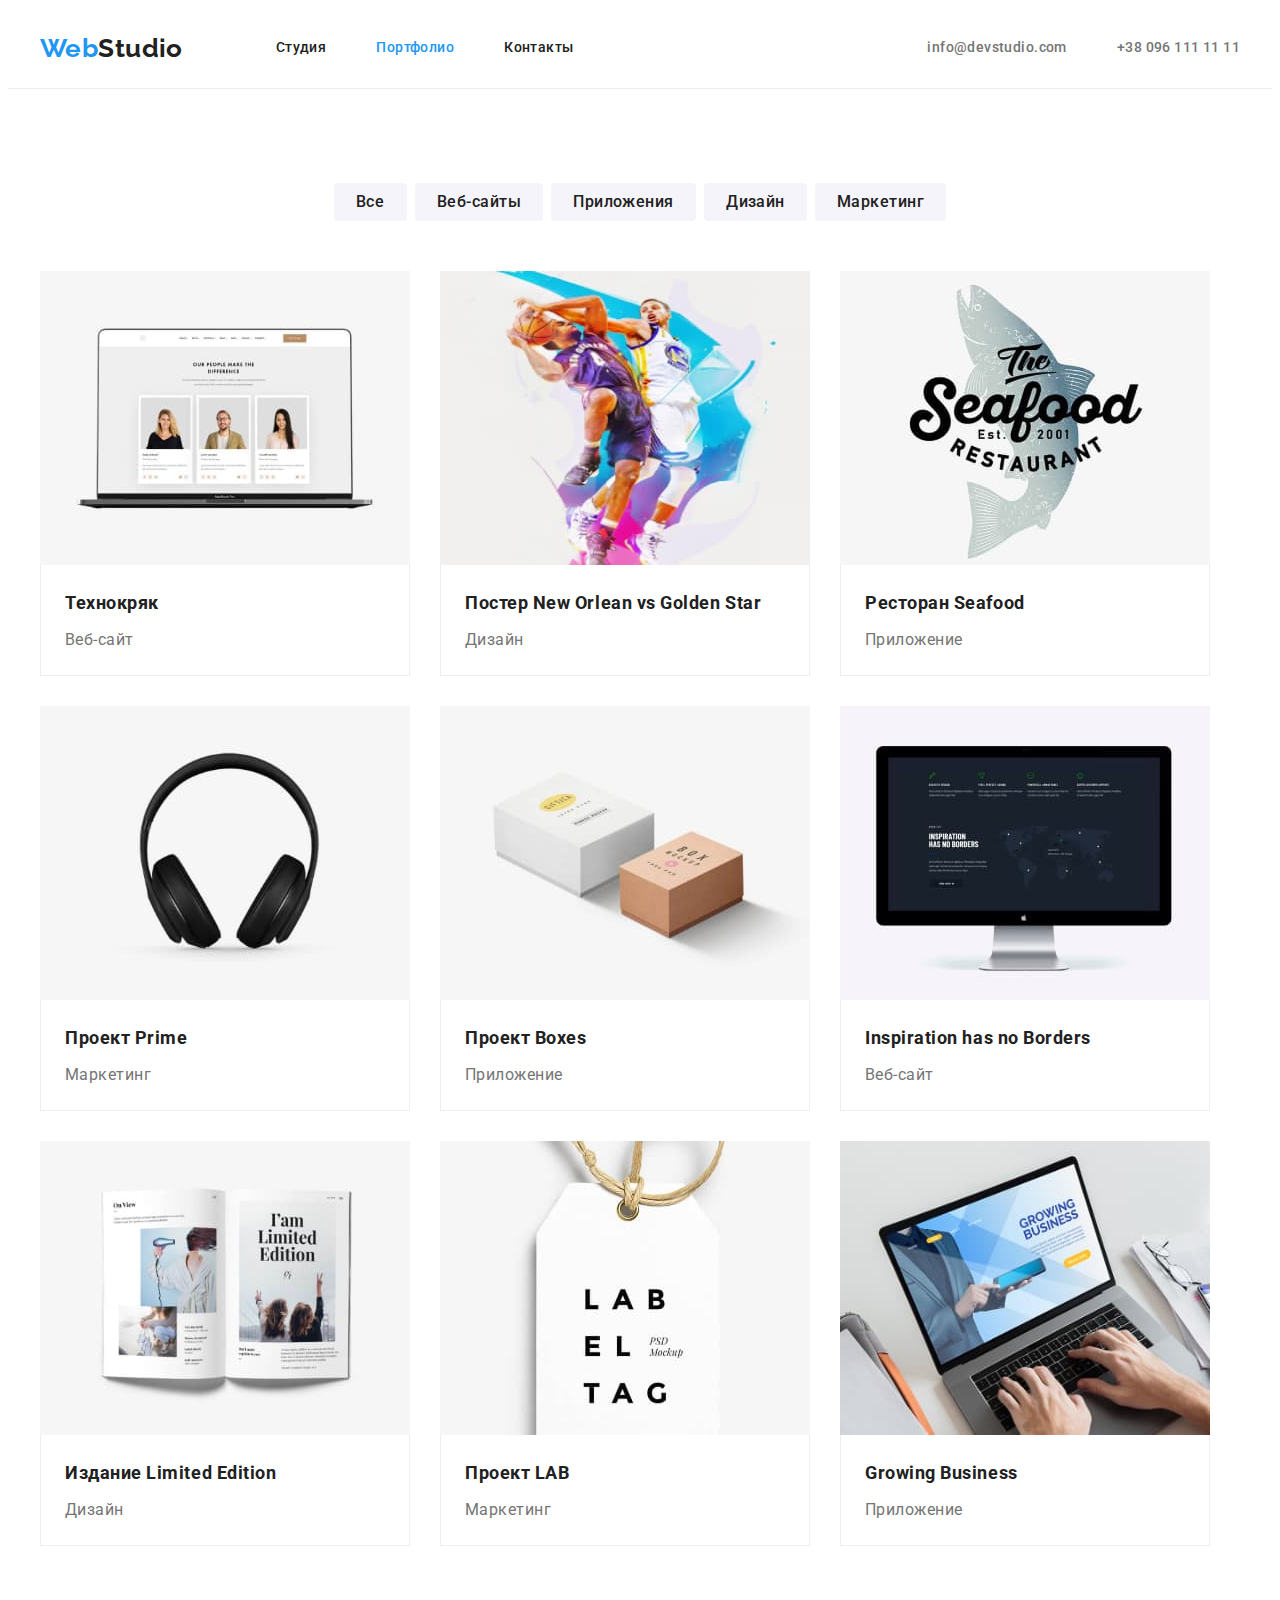
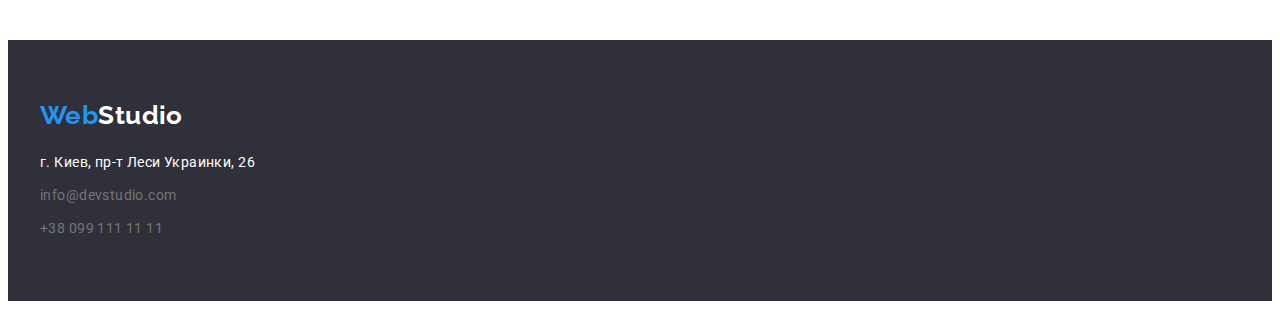
<file: portfolio.html>
<!DOCTYPE html>
<html lang="ru">
<head>
    <meta charset="UTF-8">
    <meta http-equiv="X-UA-Compatible" content="IE=edge">
    <meta name="viewport" content="width=device-width, initial-scale=1.0">
    <title>HomeWork 02</title>
    <!-- normolize -->
    <link rel="stylesheet" href="https://cdnjs.cloudflare.com/ajax/libs/modern-normalize/1.1.0/modern-normalize.min.css" integrity="sha512-wpPYUAdjBVSE4KJnH1VR1HeZfpl1ub8YT/NKx4PuQ5NmX2tKuGu6U/JRp5y+Y8XG2tV+wKQpNHVUX03MfMFn9Q==" crossorigin="anonymous" referrerpolicy="no-referrer" />
    
    <!-- styles -->
    <link rel="stylesheet" href="./css/styles.css">
    <!-- fonts -->
    <link rel="preconnect" href="https://fonts.googleapis.com">
    <link rel="preconnect" href="https://fonts.gstatic.com" crossorigin>
    <link href="https://fonts.googleapis.com/css2?family=Raleway:wght@700&family=Roboto:wght@400;500;700;900&display=swap" rel="stylesheet">
 
</head>
<body>
    <header class="site-top">
        <div class="container head-nav">
            <nav class="site-top-nav">
                <a class="link logo top" href="./index.html" lang="en">Web<span class="half-logo-top">Studio</span></a>
                <ul class="list site-nav">
                    <li class="menu">
                        <a class="link studio" href="./index.html">Студия</a>
                    </li>
                    <li class="menu">
                        <a class="link portfolio current" href="./portfolio.html">Портфолио</a>
                    </li>
                    <li class="menu">
                        <a class="link contacts" href="#">Контакты</a>
                    </li>
                </ul>
            </nav>
                <ul class="list site-contact">
                <li class="menu">
                    <a class="link email" href="mailto:info@devstudio.com">info@devstudio.com</a>
                    </li>
                <li class="menu">
                    <a class="link tel" href="tel:+380961111111">+38 096 111 11 11</a>
                    </li>
                </ul>
        </div>
    </header>

    <main>

        <!-- section filter and portfolio-progect-->
        <section class="filter section">
            <div class="container">
                <h1 class="visually-hidden">Фильтр</h1>
                <ul class="list filter-list">
                    <li class="filter-btn">
                        <button class="btn oll" type="button">Все</button>
                    </li>
                    <li class="filter-btn">
                        <button class="btn web" type="button">Веб-сайты</button>
                    </li>
                    <li class="filter-btn">
                        <button class="btn app" type="button">Приложения</button>
                    </li>
                    <li class="filter-btn">
                        <button class="btn design" type="button">Дизайн</button>
                    </li>
                    <li class="filter-btn">
                        <button class="btn marketing" type="button">Маркетинг</button>
                    </li>
                </ul>
                <!-- portfolio-progects -->
                <ul class="list progect-list">
                    <li class="progect">
                        <img class="progect-picture" src="./images/img-portfolio/img.jpg" alt="Технокряк" width="370">
                        <div class="container-list">
                            <h2 class="name-progect">Технокряк</h2>
                            <p class="description">Веб-сайт</p>
                        </div>
                    </li>
                    <li class="progect">
                        <img class="progect-picture" src="./images/img-portfolio/img1.jpg" alt="Постер New Orlean vs Golden Star" width="370" height="294">
                        <div class="container-list">
                            <h2 class="name-progect">Постер New Orlean vs Golden Star</h2>
                            <p class="description">Дизайн</p>
                        </div>
                    </li>
                    <li class="progect">
                        <img class="progect-picture" src="./images/img-portfolio/img2.jpg" alt="Ресторан Seafood" width="370" height="294">
                        <div class="container-list">
                            <h2 class="name-progect">Ресторан Seafood</h2>
                            <p class="description">Приложение</p>
                        </div>    
                    </li>
                    <li class="progect">
                        <img class="progect-picture" src="./images/img-portfolio/img3.jpg" alt="Проект Prime" width="370" height="294">
                        <div class="container-list">
                            <h2 class="name-progect">Проект Prime</h2>
                            <p class="description">Маркетинг</p>
                        </div>
                    </li>
                    <li class="progect">
                        <img class="progect-picture" src="./images/img-portfolio/img4.jpg" alt="Проект Boxes" width="370" height="294">
                        <div class="container-list">
                            <h2 class="name-progect">Проект Boxes</h2>
                            <p class="description">Приложение</p>
                        </div>    
                    </li>
                    <li class="progect">
                        <img class="progect-picture" src="./images/img-portfolio/img5.jpg" alt="Inspiration has no Borders" width="370" height="294">
                        <div class="container-list">
                            <h2 class="name-progect">Inspiration has no Borders</h2>
                            <p class="description">Веб-сайт</p>
                        </div>    
                    </li>
                    <li class="progect">
                        <img class="progect-picture" src="./images/img-portfolio/img6.jpg" alt="Издание Limited Edition" width="370" height="294">
                        <div class="container-list">
                            <h2 class="name-progect">Издание Limited Edition</h2>
                            <p class="description">Дизайн</p>
                        </div>    
                    </li>
                    <li class="progect">
                        <img class="progect-picture" src="./images/img-portfolio/img7.jpg" alt="Проект LAB" width="370" height="294">
                        <div class="container-list">
                            <h2 class="name-progect">Проект LAB</h2>
                            <p class="description">Маркетинг</p>
                    </div>
                    </li>
                    <li class="progect growing">
                        <img class="progect-picture" src="./images/img-portfolio/img8.jpg" alt="Growing Business" width="370" height="294">
                        <div class="container-list">
                            <h2 class="name-progect">Growing Business</h2>
                            <p class="description">Приложение</p>
                        </div>
                    </li>
                </ul>
            </div>
        </section>
        
    </main>

    <footer class="site-bottom">
        <div class="container">
            <a class="link logo bottom" href="./index.html" lang="en">Web<span class="half-logo-bottom">Studio</span></a>     
            <address class="navigation-bottom">
                <ul class="list bottom">
                    <li>
                        <a class="link adress-bottom" href="https://goo.gl/maps/gmw98fR5VfGrEu179" target="_blank" rel="noreferrer noopener">г. Киев, пр-т Леси Украинки, 26</a>
                    </li>
                    <li>
                        <a class="link email-bottom" href="mailto:info@devstudio.com">info@devstudio.com</a>
                    </li>
                    <li>
                        <a class="link tel-bottom" href="tel:+380991111111">+38 099 111 11 11</a>
                    </li>
                </ul>
            </address> 
        </div>   
    </footer>

</body>
</html>
</file>
<file: css/styles.css>
/* *,
*::before,
*::after {
  box-sizing: border-box;
} */


:root {
    --bk-color-body: #E5E5E5;
    --border-line-header: #ECECEC;
    --base-blue-color: #2196F3;
    --txt-gray-color: #757575;
    --txt-darkgray-color: #212121;
    --hover-txt-btn: #FFFFFF;
    --bk-cl-btn: #F5F4FA;
    --bk-cl-darkgray:#2F303A;
    --tagline-gray-cl:#212121;
    --bk-hat-blue:#188CE8;
    --pr-br-cl: #EEEEEE;
}
body {
    font-family: 'Roboto', sans-serif;
    font-size: 14px;
    letter-spacing: 0.03em;
    background-color: var(--hover-txt-btn);
    color: var(--txt-gray-color);
}
h1,
h2,
h3,
h4,
h5,
h6,
p {
    margin: 0;
}
img {
    display: block;
    max-width: 100%;
    height: auto;
}
address {
    font-style: normal;
}
.container {
    width: 1200px;
    margin-left: auto;
    margin-right: auto;
    padding-left: 15px;
    padding-right: 15px;
}
.section { 
    padding-top: 94px;
    padding-bottom: 94px;
}
.list {
    list-style: none;
    margin: 0;
    padding: 0;
}
.link {
    text-decoration: none;
}
.site-top {
    border-bottom: 1px solid var(--border-line-header);
    /* border-top:1px solid var(--border-line-header); */
    /* padding-top: 32px;
    padding-bottom: 32px; */
   
}
/* логотип */
.logo {
    color: var(--base-blue-color);
    font-family: 'Raleway', sans-serif;
    font-weight: 700;
    font-size: 26px;
    line-height: 1.19;
      
}
.half-logo-top {
    color:var(--txt-darkgray-color);
}

/* навигация в хэдэр */

.site-nav,
.site-contact,
.site-top-nav,
.head-nav {
    display: flex;
}
.site-nav {
    margin-left: 93px;
}
.site-top-nav,
.head-nav {
    align-items:center;
}
.site-contact {
    margin-left: auto;
}

.site-nav .menu:not(:last-child) {
    margin-right: 50px;
}
.site-contact .menu + .menu {
    margin-left: 50px;
}
.menu .portfolio,
.menu .studio, 
.menu .contacts,
.menu .email,
.menu .tel  {
    display: block;
    padding-top: 32px;
    padding-bottom: 32px;
}

.studio, 
.portfolio, 
.contacts {
    font-weight: 500;
    /* три элемента исправить */
    color: var(--txt-darkgray-color);
    font-size: 14px;
    line-height: 1.14;
    
}
.studio:hover, 
.portfolio:hover, 
.contacts:hover {
    color: var(--base-blue-color);    
}
.studio:focus, 
.portfolio:focus, 
.contacts:focus {
    color: var(--base-blue-color);
}
.current {
    color: var(--base-blue-color);
}

/* список контакты и email */
.email,
.tel {
    color:var(--txt-gray-color);
    font-weight: 500;
    font-size: 14px;
    line-height: 1.14;
    
}
.email:hover, 
.tel:hover {
    color: var(--base-blue-color);    
}
.email:focus, .tel:focus {
    color:var(--base-blue-color);
}

/* начало контента странички портфолио */
/* основное меню Фильтры кнопки */


.list.filter-list {
    margin-bottom: 50px;

    display: flex;
    justify-content: center;
}
.filter-list .filter-btn + .filter-btn {
    margin-left: 8px;
}
.btn {
    background-color: var(--bk-cl-btn);
    border-radius: 4px;
    border: none;
    color: var(--txt-darkgray-color);
    font-family: 'Roboto', sans-serif;
    font-weight: 500;
    font-size: 16px;
    line-height: 1.62;
    letter-spacing: 0.03em;
    cursor: pointer;
    padding: 6px 22px;
}
.btn:hover,
.btn:focus {
    background-color: var(--base-blue-color);
    color: var(--hover-txt-btn);
    box-shadow: 0px 3px 1px rgba(0, 0, 0, 0.1), 0px 1px 2px rgba(0, 0, 0, 0.08), 0px 2px 2px rgba(0, 0, 0, 0.12);
}
.btn.oll {
    min-width: 73px;
}
.btn.web {
    min-width: 128px;
}
.btn.app {
    min-width: 145px;
}
.btn.design {
    min-width: 103px;
}
.btn.marketing {
    min-width: 130px;
}


/* портфолио */
.progect-list {
    display: flex;
    flex-wrap: wrap;
}
.name-progect {
    font-size: 18px;
    line-height: 2;
    letter-spacing: 0.03em;  
    color: var(--txt-darkgray-color);
    margin-top: 0;
    margin-bottom: 4px;
}
.progect {
    /* background-color: var(--hover-txt-btn);
    border: 1px solid var(--pr-br-cl);
    cursor: pointer; */
    margin-bottom: 30px;
    margin-left: 30px;
    width: 370px;
}
.progect:hover {
    box-shadow: 0px 1px 1px rgba(0, 0, 0, 0.12), 0px 4px 4px rgba(0, 0, 0, 0.06), 1px 4px 6px rgba(0, 0, 0, 0.16);
}

/*возможно изменение */
.progect:nth-last-child(-n + 3) {
    margin-bottom: 0; 
}

.progect:nth-child(3n + 1) {
    margin-left: 0; 
}
.container-list {
    padding: 20px 24px;
    border: solid 1px var(--pr-br-cl);
    border-top: none;
    
}
.description {
    line-height: 1.88;
    letter-spacing: 0.03em;
    font-size: 16px;
    margin: 0;
}
/* конец контента странички портфолио */


/* футер */
.site-bottom {
    background-color: var(--bk-cl-darkgray);
    padding-top: 60px;
    padding-bottom: 60px;
}
.logo.bottom {
    margin-bottom: 20px;
    display: inline-block;
}
.half-logo-bottom {
    color: var(--hover-txt-btn);
}

/* .navigation-bottom {
    font-style:normal; 
}*/
.list.bottom li {
    margin-bottom: 9px;
}
.list.bottom li:last-child {
    margin-bottom: 0;
}
.adress-bottom {
    text-decoration: none;
    line-height: 1.71;
    color: var(--hover-txt-btn);
}
.adress-bottom:hover, 
.adress-bottom:focus {
    color: var(--base-blue-color);

}
.email-bottom, 
.tel-bottom {
    text-decoration: none;
    color: var( --txt-gray-color);
    line-height: 1.71;
}
.email-bottom:hover, 
.tel-bottom:hover,
.email-bottom:focus,
.tel-bottom:focus {
    color: var(--base-blue-color);
}
/* начало контент главной странички */
/* шапка */
.hat {
    background-color: var(--bk-cl-darkgray);
    text-align: center;
    padding-top: 200px;
    padding-bottom: 200px;
  
}
.tagline-hat {
    color: var(--hover-txt-btn);
    font-weight: 900;
    font-size: 44px;
    line-height: 1.36;
    letter-spacing: 0.06em;
    text-transform: uppercase;

    width: 696px;
    margin: 0 auto 30px;
    
}
.hat-btn {
    font-weight: 700;
    font-family:'Roboto', sans-serif;
    font-size: 16px;
    line-height: 1.88;
    letter-spacing: 0.06em;
    color:var(--hover-txt-btn);
    background-color: var(--base-blue-color);
    box-shadow: 0px 4px 4px rgba(0, 0, 0, 0.15);

    border-radius: 4px;
    border: none;
    padding: 10px 32px;
    min-width: 200px;
    cursor: pointer;
}
.hat-btn:hover,
.hat-btn:focus {
    background-color: var( --bk-hat-blue);

}
/* особенности */
.visually-hidden {
    position: absolute;
    width: 1px;
    height: 1px;
    margin: -1px;
    border: 0;
    padding: 0;
    
    white-space: nowrap;
    clip-path: inset(100%);
    clip: rect(0 0 0 0);
    overflow: hidden;
  }

.section:nth-child(2) {
    padding-bottom: 0;
}
/* чем мы занимамся */
.peculiarities-list {
    display: flex;
}
.peculiarities-list .ideas + .ideas {
    margin-left: 30px;
}
.ideas {
    min-width: 270px;
}
.tagline-peculiarities {
    font-size: 14px;
    line-height: 1.14;
    letter-spacing: 0.03em;
    text-transform: uppercase;
    color: var(--tagline-gray-cl);
    margin-top: 0;
    margin-bottom: 10px;
}
.different-peculiarities {
    font-size: 14px;
    line-height: 1.71;
    letter-spacing: 0.03em;
    margin: 0;
}
/* we doing */
.tageline-we-doing {
    font-size: 36px;
    line-height: 1.17;
    text-align: center;
    letter-spacing: 0.03em;
    color: var(--tagline-gray-cl);
    margin-top: 0;
    margin-bottom: 50px;
}
.we-doing-list {
    display: flex;
}
.we-doing-list .paragraf + .paragraf {
    margin-left: 30px;
}
.we-doing-picture {
    cursor: pointer;
    
}
.we-doing-picture:hover {
    filter: drop-shadow(0px 4px 4px rgba(0, 0, 0, 0.25));
}
/* our team */
.our-team {
    background-color: var(--bk-cl-btn);
    /* padding-top: 94px;
    padding-bottom: 94px; */
}
.our-team-tagline {
    font-size: 36px;
    line-height: 1.17;
    text-align: center;
    letter-spacing: 0.03em;
    color:var(--tagline-gray-cl);
    margin-top: 0;
    margin-bottom: 50px;
}
.our-team-list {
    display: flex;
}
.our-team-list .our-team-block + .our-team-block {
    margin-left: 30px;

}
.container-team {
    padding-top: 30px;
    padding-bottom: 30px;

}
.name-our-team {
    font-weight: 500;
    font-size: 16px;
    line-height: 1.19;
    text-align: center;
    letter-spacing: 0.03em;
    color: var(--tagline-gray-cl);
    margin-top: 0;
    margin-bottom: 10px;
}
.description-our-team {
    line-height: 1.19;
    text-align: center;
    font-size: 16px;
    margin: 0;

}
.our-team-block {
    background: var(--hover-txt-btn);
    box-shadow: 0px 1px 3px rgba(0, 0, 0, 0.12), 0px 1px 1px rgba(0, 0, 0, 0.14), 0px 2px 1px rgba(0, 0, 0, 0.2);
    border-radius: 0px 0px 4px 4px;
    text-align: center;
}
.demianenko {
    background: url(4853.jpg);
}
.repina {
    background: url(5844.jpg);
}
.tarasov {
    background: url(16166.jpg);
}
.ermakov {
    background: url(2968.jpg);
}
</file>
